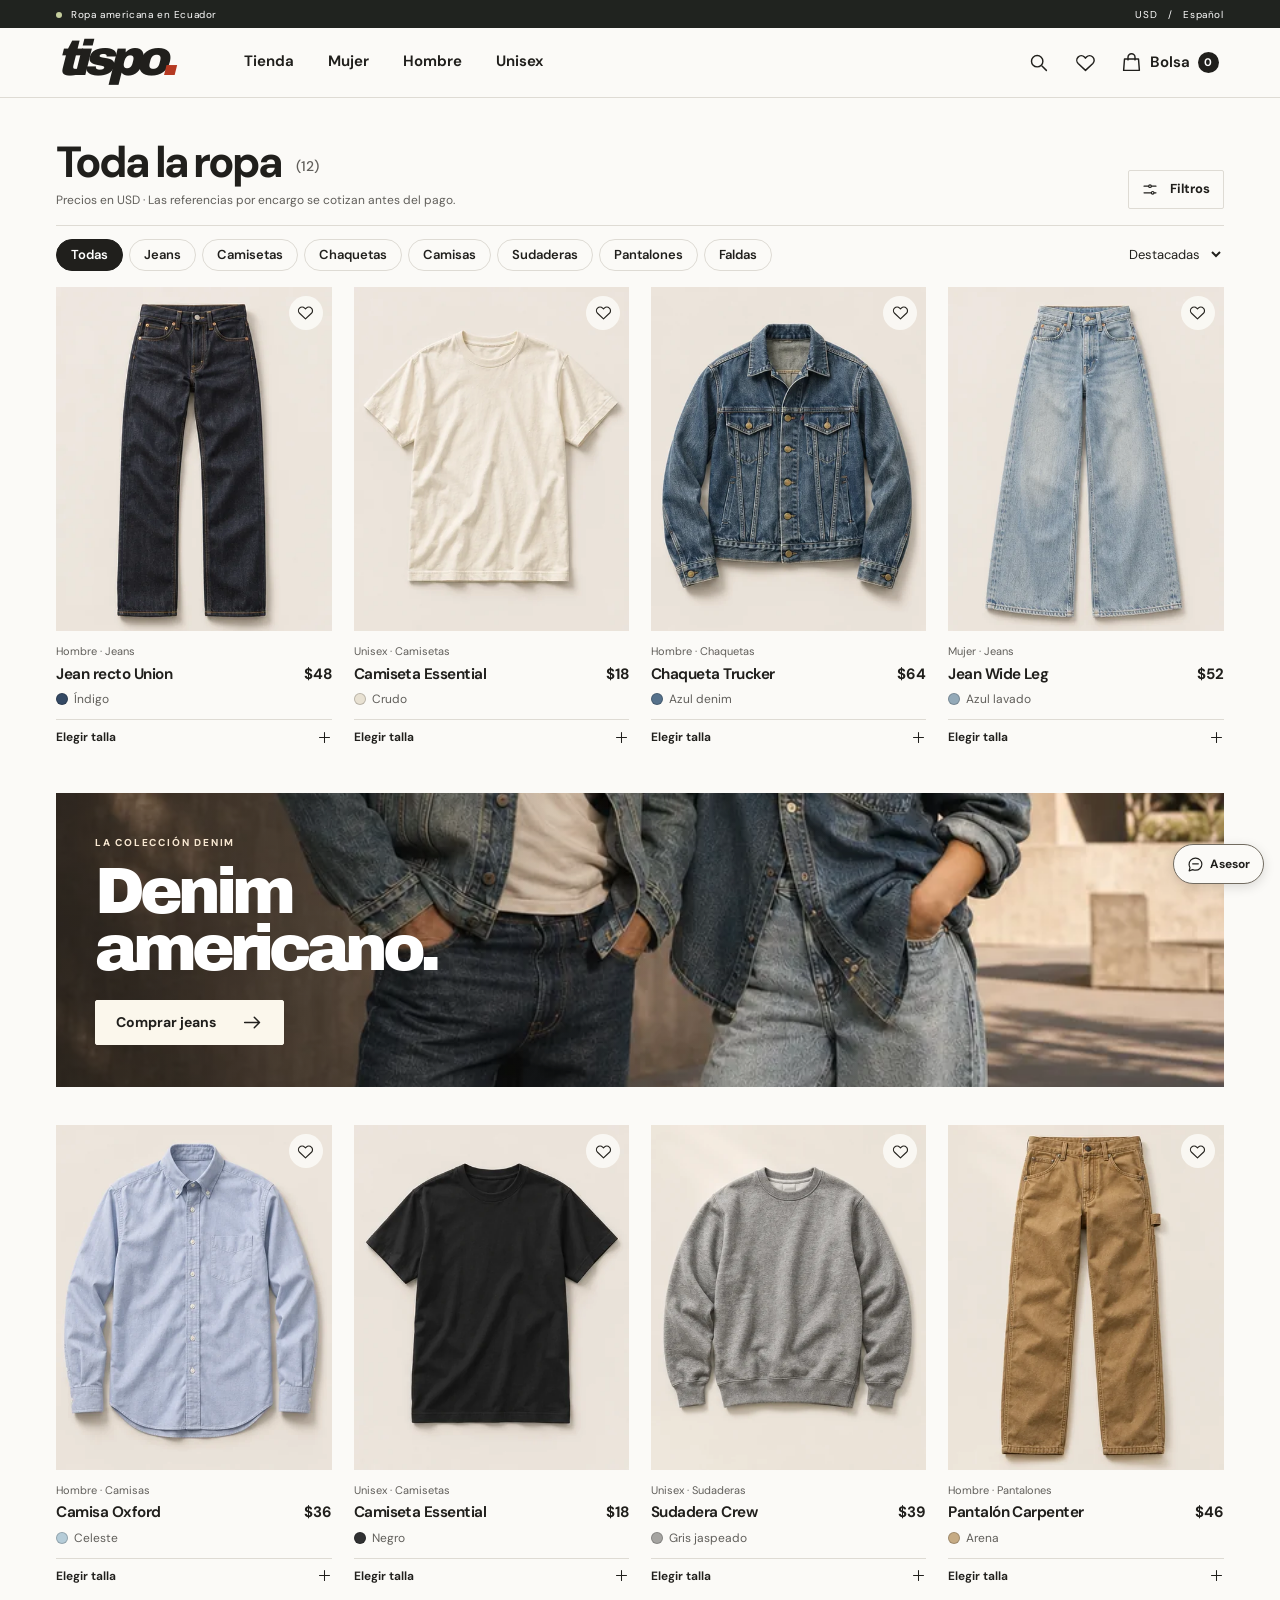
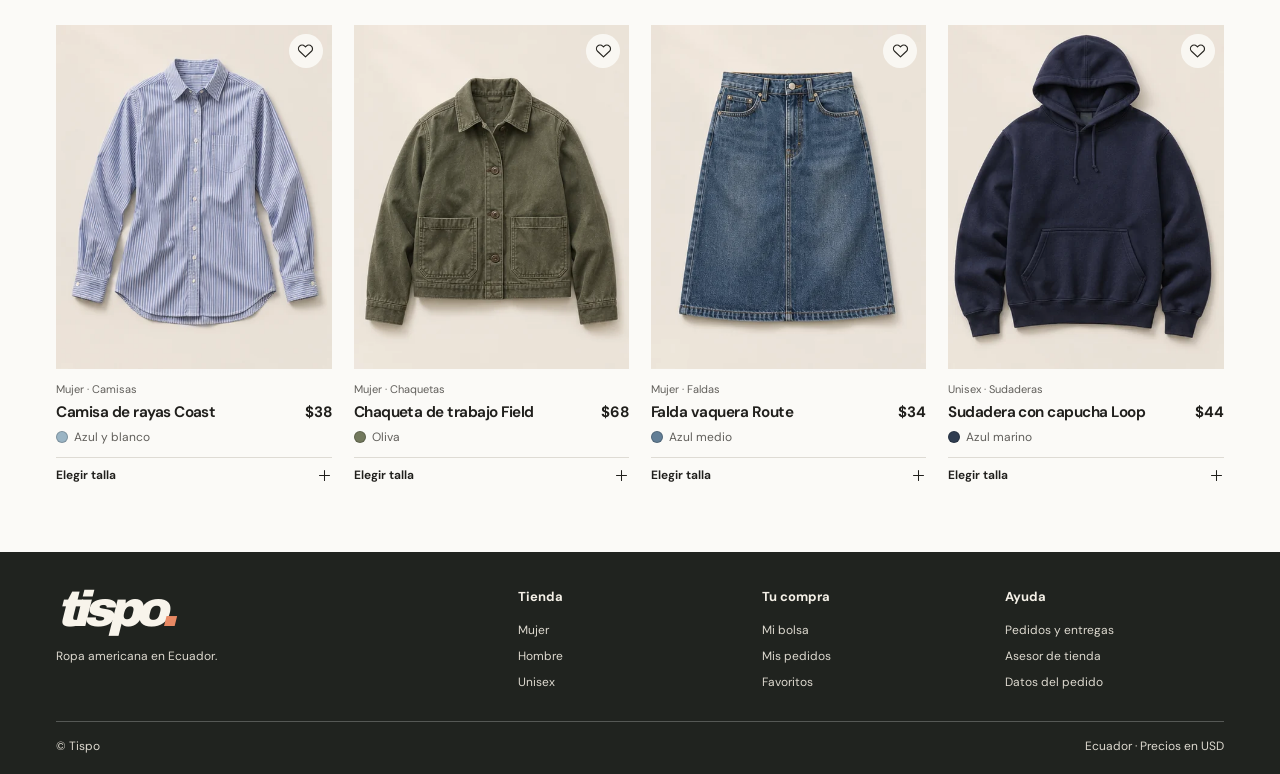
<file: public/index.html>
<!doctype html>
<html lang="es-EC"><head>
<meta charset="utf-8"><meta name="viewport" content="width=device-width,initial-scale=1,viewport-fit=cover">
<meta name="theme-color" content="#f9f8f4"><meta name="description" content="Compra ropa americana en Tispo. Elige jeans, camisetas, camisas y chaquetas, selecciona tu talla y haz tu pedido en Ecuador.">
<meta name="referrer" content="no-referrer"><title>Tispo — Tienda de ropa americana</title>
<link rel="icon" href="./favicon.svg" type="image/svg+xml"><link rel="stylesheet" href="./style.css?v=tienda2">
</head><body>
<a class="skip" href="#contenido">Saltar a la tienda</a>
<svg class="symbols" aria-hidden="true" xmlns="http://www.w3.org/2000/svg">
<symbol id="i-bag" viewBox="0 0 24 24"><path d="M4 8h16l1 13H3L4 8Z"/><path d="M8 9V6a4 4 0 0 1 8 0v3"/></symbol>
<symbol id="i-search" viewBox="0 0 24 24"><circle cx="10.5" cy="10.5" r="6.5"/><path d="m16 16 5 5"/></symbol>
<symbol id="i-heart" viewBox="0 0 24 24"><path d="M20.3 5.8a5.1 5.1 0 0 0-7.2 0L12 7l-1.2-1.2a5.1 5.1 0 0 0-7.2 7.3L12 21l8.4-7.9a5.1 5.1 0 0 0-.1-7.3Z"/></symbol>
<symbol id="i-menu" viewBox="0 0 24 24"><path d="M3 7h18M3 12h18M3 17h18"/></symbol>
<symbol id="i-right" viewBox="0 0 24 24"><path d="M3 12h17m-6-6 6 6-6 6"/></symbol>
<symbol id="i-close" viewBox="0 0 24 24"><path d="m5 5 14 14M19 5 5 19"/></symbol>
<symbol id="i-plus" viewBox="0 0 24 24"><path d="M12 4v16M4 12h16"/></symbol>
<symbol id="i-minus" viewBox="0 0 24 24"><path d="M4 12h16"/></symbol>
<symbol id="i-tune" viewBox="0 0 24 24"><path d="M3 7h7m4 0h7M3 17h11m4 0h3"/><circle cx="12" cy="7" r="2"/><circle cx="16" cy="17" r="2"/></symbol>
<symbol id="i-chevron" viewBox="0 0 24 24"><path d="m8 5 7 7-7 7"/></symbol>
<symbol id="i-chat" viewBox="0 0 24 24"><path d="M21 11.5a8.7 8.7 0 0 1-9 8.5c-1.4 0-2.7-.3-3.9-.8L3 21l1.2-4.7A8.2 8.2 0 0 1 3 11.5 8.7 8.7 0 0 1 12 3a8.7 8.7 0 0 1 9 8.5Z"/><path d="M8 11h8"/></symbol>
<symbol id="i-check" viewBox="0 0 24 24"><path d="m4 12 5 5L20 6"/></symbol>
<symbol id="i-box" viewBox="0 0 24 24"><path d="m3 7 9-5 9 5v11l-9 5-9-5V7Zm1 0 8 4.5L20 7M12 12v10M7.5 4.5l9 5v4"/></symbol>
</svg>
<div class="market"><div><span class="market-dot"></span> Ropa americana en Ecuador</div><span>USD &nbsp; / &nbsp; Español</span></div>
<header class="header"><div class="header-inner">
<button class="icon-button mobile-menu" data-act="menu" aria-label="Abrir menú"><svg><use href="#i-menu"/></svg></button>
<a class="brand" href="#inicio" aria-label="Tispo, inicio">tispo<span>.</span></a>
<nav class="primary" aria-label="Colecciones"><a href="#tienda">Tienda</a><a href="#tienda?linea=Mujer">Mujer</a><a href="#tienda?linea=Hombre">Hombre</a><a href="#tienda?linea=Unisex">Unisex</a></nav>
<div class="header-tools"><button data-act="buscar" class="icon-button" aria-label="Buscar prendas"><svg><use href="#i-search"/></svg></button>
<a href="#guardados" class="icon-button saved-link" aria-label="Ver favoritos"><svg><use href="#i-heart"/></svg></a>
<button class="bag-button" data-act="bolsa" aria-label="Abrir bolsa, 0 prendas"><svg><use href="#i-bag"/></svg><span class="bag-word">Bolsa</span><b id="bag-count">0</b></button></div>
</div></header>
<main id="contenido" tabindex="-1">
<template id="hero-template"><section class="hero campaign-in-shop"><picture><source media="(max-width:650px)" srcset="./img/campana/mobile.webp"><img src="./img/campana/hero.webp" alt="Dos modelos con chaquetas y jeans de la campaña Tispo" fetchpriority="high"></picture>
<div class="hero-content"><p class="hero-kicker">LA COLECCIÓN DENIM</p><h2>Denim<br>americano.</h2><a class="btn pale" href="#tienda?categoria=Jeans">Comprar jeans <svg><use href="#i-right"/></svg></a></div></section></template>
<div id="view" class="view"><section class="container collection"><h2>Toda la ropa</h2><p>Cargando prendas…</p></section></div>
</main>
<footer class="footer"><div class="footer-main"><div><a class="brand" href="#inicio">tispo<span>.</span></a><p>Ropa americana en Ecuador.</p></div>
<div><h3>Tienda</h3><a href="#tienda?linea=Mujer">Mujer</a><a href="#tienda?linea=Hombre">Hombre</a><a href="#tienda?linea=Unisex">Unisex</a></div>
<div><h3>Tu compra</h3><button data-act="bolsa">Mi bolsa</button><a href="#pedidos">Mis pedidos</a><a href="#guardados">Favoritos</a></div>
<div><h3>Ayuda</h3><button data-act="ayuda" data-id="entregas">Pedidos y entregas</button><button data-act="asesor">Asesor de tienda</button><button data-act="ayuda" data-id="datos">Datos del pedido</button></div></div>
<div class="footer-end"><span>© Tispo</span><span>Ecuador · Precios en USD</span></div></footer>
<button id="assistant-launch" class="assistant-launch" data-act="asesor" aria-label="Abrir asesor de tienda"><svg><use href="#i-chat"/></svg><span>Asesor</span></button>
<dialog id="overlay" aria-labelledby="modal-title"><div class="modal-head"><h2 id="modal-title"></h2><button class="icon-button" data-act="cerrar" aria-label="Cerrar"><svg><use href="#i-close"/></svg></button></div><div id="modal-body"></div></dialog>
<div id="toast" class="toast" role="status" aria-live="polite"></div>
<noscript>Activa JavaScript para consultar las prendas y hacer tu pedido.</noscript>
<script type="module" src="./app.js?v=tienda2"></script>
</body></html>
</file>
<file: public/style.css>
@font-face{font-family:DM Sans;src:url('./fonts/dm-sans.woff2') format('woff2');font-weight:400 800;font-display:swap}
@font-face{font-family:Archivo Black;src:url('./fonts/archivo-black.woff2') format('woff2');font-weight:400 900;font-display:swap}
:root{--ink:#201f1c;--paper:#fbfaf7;--white:#fff;--line:#dedbd4;--muted:#615f5b;--red:#b53922;--dark:#20231f;--sage:#385341;--sand:#eae6de;--gutter:clamp(18px,4.4vw,82px);--shadow:0 12px 42px #211d171f}
*{box-sizing:border-box}html{scroll-padding-top:84px}body{margin:0;background:var(--paper);color:var(--ink);font:15px/1.5 'DM Sans',Arial,sans-serif;-webkit-font-smoothing:antialiased}button,input,select,textarea{font:inherit;color:inherit}button,a,input,select,textarea{touch-action:manipulation}a{color:inherit;text-decoration:none}button{cursor:pointer;background:none;border:0}button:disabled{cursor:default;opacity:.55}button,a,input,select,textarea,summary{outline-offset:4px}button:focus-visible,a:focus-visible,summary:focus-visible{outline:2px solid var(--red)}[hidden]{display:none!important}h1,h2,h3,p{margin:0}h1,h2,h3{line-height:1.1}svg{width:21px;height:21px;fill:none;stroke:currentColor;stroke-linecap:round;stroke-linejoin:round;stroke-width:1.65;flex:none}.symbols{position:absolute;width:0;height:0;overflow:hidden}.skip{position:fixed;left:8px;top:-100px;z-index:15;background:#fff;padding:10px}.skip:focus{top:8px}.market{height:28px;background:var(--dark);color:#fff;display:flex;align-items:center;justify-content:space-between;padding:0 var(--gutter);font-size:10px;letter-spacing:.06em}.market-dot{display:inline-block;width:6px;height:6px;border-radius:50%;background:#c5ce9d;margin-right:5px;vertical-align:middle}.header{position:sticky;top:0;z-index:5;background:#fbfaf7f7;border-bottom:1px solid var(--line)}.header-inner{min-height:69px;max-width:1900px;margin:auto;padding:0 var(--gutter);display:flex;align-items:center;gap:5vw}.brand{font:italic 800 50px/.88 'Archivo Black','Arial Black',sans-serif;letter-spacing:-.12em;display:inline-block;padding-right:.13em;padding-bottom:7px;color:var(--ink)}.brand span{color:var(--red)}.primary,.header-tools{display:flex;align-items:center;gap:clamp(16px,2.5vw,42px)}.primary a{padding:22px 1px;font-size:15px;font-weight:650;border-bottom:2px solid transparent}.primary a:hover,.primary a.active{border-color:var(--red)}.header-tools{margin-left:auto;gap:7px}.icon-button,.bag-button,.assistant-launch{display:inline-flex;align-items:center;justify-content:center}.icon-button{width:40px;height:40px;border-radius:50%}.icon-button:hover{background:var(--sand)}.bag-button{gap:8px;height:40px;padding:0 5px 0 8px;font-weight:650}.bag-button b{font-size:11px;min-width:21px;height:21px;display:grid;place-items:center;background:var(--ink);border-radius:50%;color:white}.mobile-menu{display:none}
.hero{position:relative;isolation:isolate;height:clamp(330px,32vw,490px);color:white;background:#524b40;overflow:hidden}.hero picture,.hero img,.hero:after{position:absolute;inset:0;width:100%;height:100%;z-index:-2}.hero img{object-fit:cover;object-position:50% 45%}.hero:after{content:'';z-index:-1;background:linear-gradient(90deg,rgba(14,14,12,.52),rgba(14,14,12,.12) 44%,transparent 70%)}.hero-content{max-width:1900px;margin:auto;height:100%;padding:24px var(--gutter);display:flex;flex-direction:column;align-items:flex-start;justify-content:center}.hero-kicker,.eyebrow{font-size:10px;font-weight:750;letter-spacing:.18em;text-transform:uppercase}.hero-kicker{color:#f8e8d2;margin-bottom:14px}.hero :is(h1,h2){font-family:'Archivo Black','Arial Black',sans-serif;font-weight:800;font-size:clamp(61px,6.7vw,108px);line-height:.89;letter-spacing:-.078em}.btn,.outline,.lite{display:inline-flex;align-items:center;justify-content:center;gap:12px;min-height:45px;padding:11px 20px;border:1px solid var(--ink);border-radius:2px;font-size:14px;font-weight:700;line-height:1.3}.btn{background:var(--ink);color:white}.btn:hover{background:#424039}.btn.pale{background:#fbf7ec;border:1px solid #fbf7ec;color:var(--ink);margin-top:22px;gap:26px}.btn.pale:hover{background:white}.outline{background:transparent;border-color:#a7a298}.outline:hover,.lite:hover{background:var(--sand)}.lite{padding:8px 13px;min-height:36px;border-color:var(--line);background:var(--paper);font-size:13px}.wide{width:100%}.text-button{text-decoration:underline;text-underline-offset:3px;color:var(--muted);padding:4px 0}.container{width:100%;max-width:1900px;padding:0 var(--gutter);margin:auto}.collection{padding-top:clamp(24px,3.3vw,54px);padding-bottom:60px}.collection-title,.split,.totals>div,.modal-head,.footer-end,.field-heading{display:flex;align-items:center;justify-content:space-between;gap:14px}.collection-title{align-items:flex-end;margin-bottom:16px}.collection-title :is(h1,h2),.page-heading,.product-info h1,.checkout h1,.receipt h1{font-size:clamp(34px,3.4vw,62px);letter-spacing:-.072em;line-height:1.02;font-weight:750}.collection-title :is(h1,h2) span{font-size:14px;letter-spacing:0;font-weight:500;color:var(--muted);margin-left:8px;vertical-align:middle}.collection-sub{font-size:12px;color:var(--muted);margin-top:6px}.tools{display:flex;gap:8px}.tools svg{width:16px}.controls{display:flex;align-items:center;justify-content:space-between;border-top:1px solid var(--line);padding:13px 0 16px;gap:12px}.categories{display:flex;align-items:center;gap:6px;overflow-x:auto;scrollbar-width:none;white-space:nowrap}.categories::-webkit-scrollbar{display:none}.chip{display:inline-flex;align-items:center;justify-content:center;border:1px solid var(--line);border-radius:25px;padding:7px 14px;font-size:13px;line-height:1.25;font-weight:600}.chip.on{color:white;background:var(--ink);border-color:var(--ink)}.chip:not(.on):hover{border-color:#837d72}.order-select{border:0;background:none;font-size:13px;max-width:160px}.grid{display:grid;grid-template-columns:repeat(4,minmax(0,1fr));gap:32px clamp(12px,1.7vw,30px)}.card{min-width:0;position:relative}.card-image{position:relative;display:block;aspect-ratio:4/5;overflow:hidden;background:var(--sand)}.card-image img,.product-photo img,.tiny-img{width:100%;height:100%;object-fit:cover;display:block}.card-image img{transition:transform .35s}.card:hover .card-image img{transform:scale(1.025)}.heart{position:absolute;right:9px;top:9px;z-index:1;width:34px;height:34px;color:#272520;background:#fbfaf6e8}.heart svg{width:17px}.heart[aria-pressed=true]{color:var(--red)}.heart[aria-pressed=true] svg{fill:currentColor}.card-info{padding:12px 0 0}.card-dept,.fine,.muted{color:var(--muted)}.card-dept{font-size:11px;margin-bottom:3px}.card-line{display:flex;justify-content:space-between;gap:5px;align-items:baseline}.card-line h3{font-size:clamp(15px,1.19vw,22px);font-weight:650;line-height:1.2;letter-spacing:-.034em}.price{white-space:nowrap;font-weight:700}.card-color{font-size:12px;color:var(--muted);display:flex;gap:6px;align-items:center;margin-top:5px}.swatch{display:inline-block;width:12px;height:12px;border-radius:100%;background:var(--color);border:1px solid #0003;flex-shrink:0}.quick{width:100%;display:flex;align-items:center;justify-content:space-between;margin-top:11px;border-top:1px solid var(--line);padding:8px 0;text-align:left;font-size:12px;font-weight:650}.quick svg{width:15px;height:15px}.quick:hover{color:var(--red)}.availability{color:var(--sage);font-size:12px;font-weight:650}.fine{font-size:12px;line-height:1.45}.eyebrow{color:var(--red);margin-bottom:10px}.crumb{display:flex;align-items:center;gap:8px;margin:22px 0;font-size:12px;color:var(--muted)}.crumb a{text-decoration:underline;text-underline-offset:3px}.product-layout{display:grid;grid-template-columns:1.04fr 1fr;gap:clamp(27px,6vw,110px);max-width:1250px;margin:0 auto 48px}.product-photo{background:var(--sand);aspect-ratio:4/5;overflow:hidden;max-height:710px}.product-photo img{object-fit:contain;background:#eee8de}.product-info{padding:clamp(3px,2vw,45px) 0;align-self:start}.product-info h1{font-size:clamp(35px,4vw,67px);margin:7px 0 14px}.product-price{display:flex;align-items:baseline;gap:8px;margin:10px 0 16px}.product-price strong{font-size:25px;letter-spacing:-.04em}.product-desc{line-height:1.65;color:#484640;margin:12px 0 20px}.product-color{display:flex;gap:8px;align-items:center;margin:14px 0}.product-color .swatch{width:17px;height:17px}.field-heading{margin:17px 0 8px;font-size:14px}.sizes{display:flex;flex-wrap:wrap;gap:6px}.size{display:grid;place-items:center;min-width:45px;height:40px;border:1px solid #b9b4aa;background:#fff;font-weight:600}.size.chosen{border-color:var(--ink);background:var(--ink);color:#fff}.buttons{display:grid;gap:8px;margin-top:17px}.product-help{border-top:1px solid var(--line);margin-top:19px;padding-top:14px}.product-help>p{margin:5px 0}.related{padding:25px 0 60px}.related h2{margin-bottom:18px;font-size:28px;letter-spacing:-.045em}
.footer{background:var(--dark);color:#f4f0e7;padding:36px var(--gutter) 19px}.footer .brand{color:#f8f4eb}.footer .brand span{color:#e88964}.footer-main{margin:auto;max-width:1700px;display:grid;grid-template-columns:2fr 1fr 1fr 1fr;gap:24px}.footer-main h3{font-size:13px;margin:2px 0 12px}.footer-main p,.footer-main div>a:not(.brand),.footer-main button,.footer-end{font-size:12px;color:#ddd9cf}.footer-main div>a:not(.brand),.footer-main button{display:block;padding:4px 0;text-align:left}.footer-main button:hover,.footer-main a:hover{text-decoration:underline}.footer-main p{margin-top:8px}.footer-end{border-top:1px solid #ffffff3d;padding-top:15px;margin:26px auto 0;max-width:1700px}.assistant-launch{position:fixed;z-index:4;right:16px;bottom:max(16px,env(safe-area-inset-bottom));gap:6px;padding:10px 13px;border-radius:24px;border:1px solid #716b60;background:var(--paper);color:var(--ink);box-shadow:0 3px 12px #0002;font-size:12px;font-weight:700}.assistant-launch svg{width:17px;height:17px}.assistant-launch:hover{background:white}
dialog{position:fixed;inset:0;width:min(530px,95vw);max-width:100vw;max-height:90dvh;border:0;color:var(--ink);background:var(--paper);padding:0;box-shadow:var(--shadow);overscroll-behavior:contain}dialog::backdrop{background:#19171378}body:has(dialog[open]){overflow:hidden}dialog.drawer{margin:0 0 0 auto;width:min(470px,100vw);height:100dvh;max-height:100dvh}.modal-head{padding:16px 22px;border-bottom:1px solid var(--line);position:sticky;top:0;z-index:2;background:var(--paper)}.modal-head h2{font-size:23px;letter-spacing:-.055em}.modal-head .icon-button{flex-shrink:0}#modal-body{padding:22px}.empty{padding:48px 0;text-align:center}.empty h3{font-size:24px;letter-spacing:-.045em}.empty p{margin:10px auto 20px;color:var(--muted);max-width:440px}.modal-links{display:grid}.modal-links a,.modal-links button{padding:13px 0;text-align:left;border-bottom:1px solid var(--line);font-weight:600}.line-item{display:grid;grid-template-columns:70px 1fr auto;gap:12px;align-items:start;border-bottom:1px solid var(--line);padding:14px 0}.line-item img,.tiny-img{width:70px;height:85px;object-fit:cover;background:var(--sand)}.line-item strong{font-size:14px}.line-item p{font-size:12px;color:var(--muted);margin:4px 0}.stepper{display:inline-flex;border:1px solid var(--line);align-items:center;gap:2px;vertical-align:middle}.stepper button{display:grid;place-items:center;width:31px;height:31px}.stepper svg{width:12px;height:12px}.stepper output{min-width:18px;text-align:center;font-size:13px}.remove{margin-left:8px;font-size:11px}.totals{margin:18px 0}.totals>div{padding:5px 0}.total{font-weight:700;font-size:19px;letter-spacing:-.025em}.mini{display:flex;align-items:center;gap:14px;margin-bottom:15px}.mini img{width:82px;height:103px;object-fit:cover}.mini h3{font-size:20px}.mini p{margin-top:4px}.field{display:flex;flex-direction:column;gap:6px;margin:13px 0;font-size:13px;font-weight:600}.field input,.field select,.field textarea,.search-field input,.chat-form input{border:1px solid #aaa59a;border-radius:2px;padding:11px 12px;background:white;min-height:43px;width:100%}.field small{color:var(--muted);font-weight:400}.error{color:#a72b15;font-size:13px;line-height:1.5;margin:8px 0}.search-field{display:flex;align-items:center;gap:9px}.search-results{display:grid;gap:6px;margin-top:14px}.search-result{display:flex;align-items:center;gap:12px;padding:4px 0;text-align:left}.search-result img{width:48px;height:58px;object-fit:cover}.search-result span{display:block;font-size:13px}.search-result b{font-size:14px}.checkout,.receipt,.orders-page{max-width:1200px;padding-top:26px;padding-bottom:70px}.checkout-cols{display:grid;grid-template-columns:1.1fr .9fr;gap:clamp(24px,6vw,90px);align-items:start;margin-top:25px}.checkout h2,.receipt h2,.manage h2{font-size:22px;letter-spacing:-.04em;margin:16px 0 12px}.summary-box,.surface{border:1px solid var(--line);background:#f2efe8;padding:clamp(16px,2vw,26px)}.summary-box .line-item:first-child{padding-top:0}.radio-option{display:flex;align-items:flex-start;gap:9px;padding:11px;border:1px solid var(--line);margin:7px 0}.radio-option input{margin-top:5px}.radio-option span,.radio-option small{display:block}.radio-option small{color:var(--muted);font-size:12px}.receipt .surface{max-width:700px;margin:18px 0}.receipt .ref{font-family:monospace;font-size:15px;letter-spacing:.04em}.toast{position:fixed;z-index:10;bottom:24px;left:50%;transform:translateX(-50%);background:var(--ink);color:white;padding:11px 18px;box-shadow:var(--shadow);font-size:13px;max-width:84vw;text-align:center;pointer-events:none;opacity:0;transition:opacity .15s}.toast.visible{opacity:1}.chat-turn{border-left:2px solid var(--line);padding:6px 10px;margin:10px 0;line-height:1.5;font-size:14px}.chat-turn.user{border-color:var(--red);font-weight:650}.chat-products{display:grid;gap:5px;margin:9px 0}.chat-form{display:flex;gap:6px;margin:14px 0 3px}.chat-form input{min-width:0}.wrap-actions{display:flex;gap:8px;flex-wrap:wrap;margin:12px 0}.help-text{line-height:1.65}.shop-msg{border-left:3px solid var(--red);padding:9px 12px;background:#f4ede5;margin:16px 0}.order-row{display:flex;align-items:center;justify-content:space-between;padding:16px 0;gap:12px;border-bottom:1px solid var(--line)}.order-row span{font-size:13px;color:var(--muted)}.manage{max-width:1020px;padding:28px var(--gutter) 65px;margin:auto}.manage details{border:1px solid var(--line);background:white;margin:10px 0;padding:12px}.manage summary{cursor:pointer;font-weight:650}.manage .field{max-width:620px}.manage h1{font-size:clamp(30px,4vw,52px);letter-spacing:-.06em}.manage table{border-collapse:collapse;width:100%}.manage th,.manage td{padding:6px 8px;border-bottom:1px solid var(--line);text-align:left;font-size:13px}
@media(max-width:900px){.grid{grid-template-columns:repeat(3,minmax(0,1fr))}.header-inner{gap:28px}.primary{gap:18px}.hero{height:335px}.order-select{display:none}.product-layout{gap:24px}.card-line{align-items:start;flex-wrap:wrap}}
@media(max-width:650px){.market{height:24px;font-size:9px}.header-inner{min-height:55px;padding:0 12px;gap:7px}.brand{font-size:39px}.primary,.saved-link,.bag-word{display:none}.mobile-menu{display:inline-flex}.header-tools{gap:0}.icon-button{width:38px;height:38px}.bag-button{gap:5px;font-size:13px}.hero{height:clamp(242px,58vw,335px)}.hero img{object-position:50% 28%}.hero:after{background:linear-gradient(90deg,#10100f94,transparent 80%),linear-gradient(0deg,#19181164,transparent 55%)}.hero-content{justify-content:flex-end;padding:18px var(--gutter)}.hero-kicker{font-size:8px;letter-spacing:.15em;margin-bottom:7px}.hero :is(h1,h2){font-size:clamp(42px,10vw,61px);line-height:.88}.btn.pale{margin-top:10px;min-height:34px;padding:7px 11px;font-size:12px;gap:18px}.btn.pale svg{width:15px;height:15px}.collection{padding-top:21px;padding-bottom:42px}.collection-title{margin-bottom:11px;align-items:center}.collection-title :is(h1,h2){font-size:29px}.collection-title :is(h1,h2) span{font-size:11px;margin-left:3px}.collection-sub{font-size:10px}.tools .lite{padding:7px 9px;min-height:33px;font-size:11px}.controls{padding:9px 0 12px}.chip{font-size:12px;padding:6px 12px}.grid{grid-template-columns:repeat(2,minmax(0,1fr));gap:18px 10px}.card-info{padding-top:8px}.card-line{display:block}.card-line h3{font-size:15px}.card-line .price{display:block;font-size:14px;margin-top:3px}.card-color{font-size:11px;margin-top:2px}.heart{top:5px;right:5px;width:28px;height:28px}.heart svg{width:15px}.quick{margin-top:6px;font-size:11px;padding:7px 0}.card-dept{font-size:10px}.crumb{margin:14px 0;font-size:11px}.product-layout{grid-template-columns:1fr;gap:12px;margin-bottom:20px}.product-photo{aspect-ratio:auto;height:clamp(240px,69vw,390px)}.product-photo img{object-fit:contain}.product-info{padding:0}.product-info h1{font-size:34px;margin:4px 0 8px}.product-price{margin:8px 0}.product-desc{margin:8px 0 13px}.related{padding:18px 0 38px}.footer{padding-top:26px;padding-bottom:26px}.footer-main{grid-template-columns:1fr 1fr;gap:20px}.footer-end{padding-right:38px;font-size:10px}.assistant-launch{right:9px;bottom:max(9px,env(safe-area-inset-bottom));padding:8px}.assistant-launch span{display:none}.assistant-launch svg{width:20px;height:20px}.checkout-cols{grid-template-columns:1fr;gap:13px}.checkout-cols .summary-box{grid-row:1}.checkout-cols .summary-box .line-item{padding:6px 0;grid-template-columns:38px 1fr auto}.checkout-cols .summary-box .line-item img{width:38px;height:46px}.checkout-cols .summary-box h2{margin:0 0 6px}.checkout-cols .summary-box .totals{margin:7px 0 0}.checkout,.receipt,.orders-page{padding-top:16px}.modal-head{padding:10px 16px}#modal-body{padding:15px}.toast{bottom:48px}.footer-main div:first-child p{max-width:140px}.line-item{gap:9px}.checkout h1{font-size:34px}.quick,.chip,.icon-button,.bag-button{position:relative}.size{min-width:44px;min-height:43px}}
@media(prefers-reduced-motion:reduce){*{transition:none!important;scroll-behavior:auto!important}}

.campaign-in-shop{margin:clamp(22px,3vw,45px) 0;height:clamp(250px,23vw,345px)}.campaign-in-shop .hero-content{padding-left:clamp(20px,3vw,54px)}.campaign-in-shop :is(h1,h2){font-size:clamp(47px,5vw,83px)}@media(max-width:650px){.campaign-in-shop{height:212px}.campaign-in-shop :is(h1,h2){font-size:42px}}
</file>
